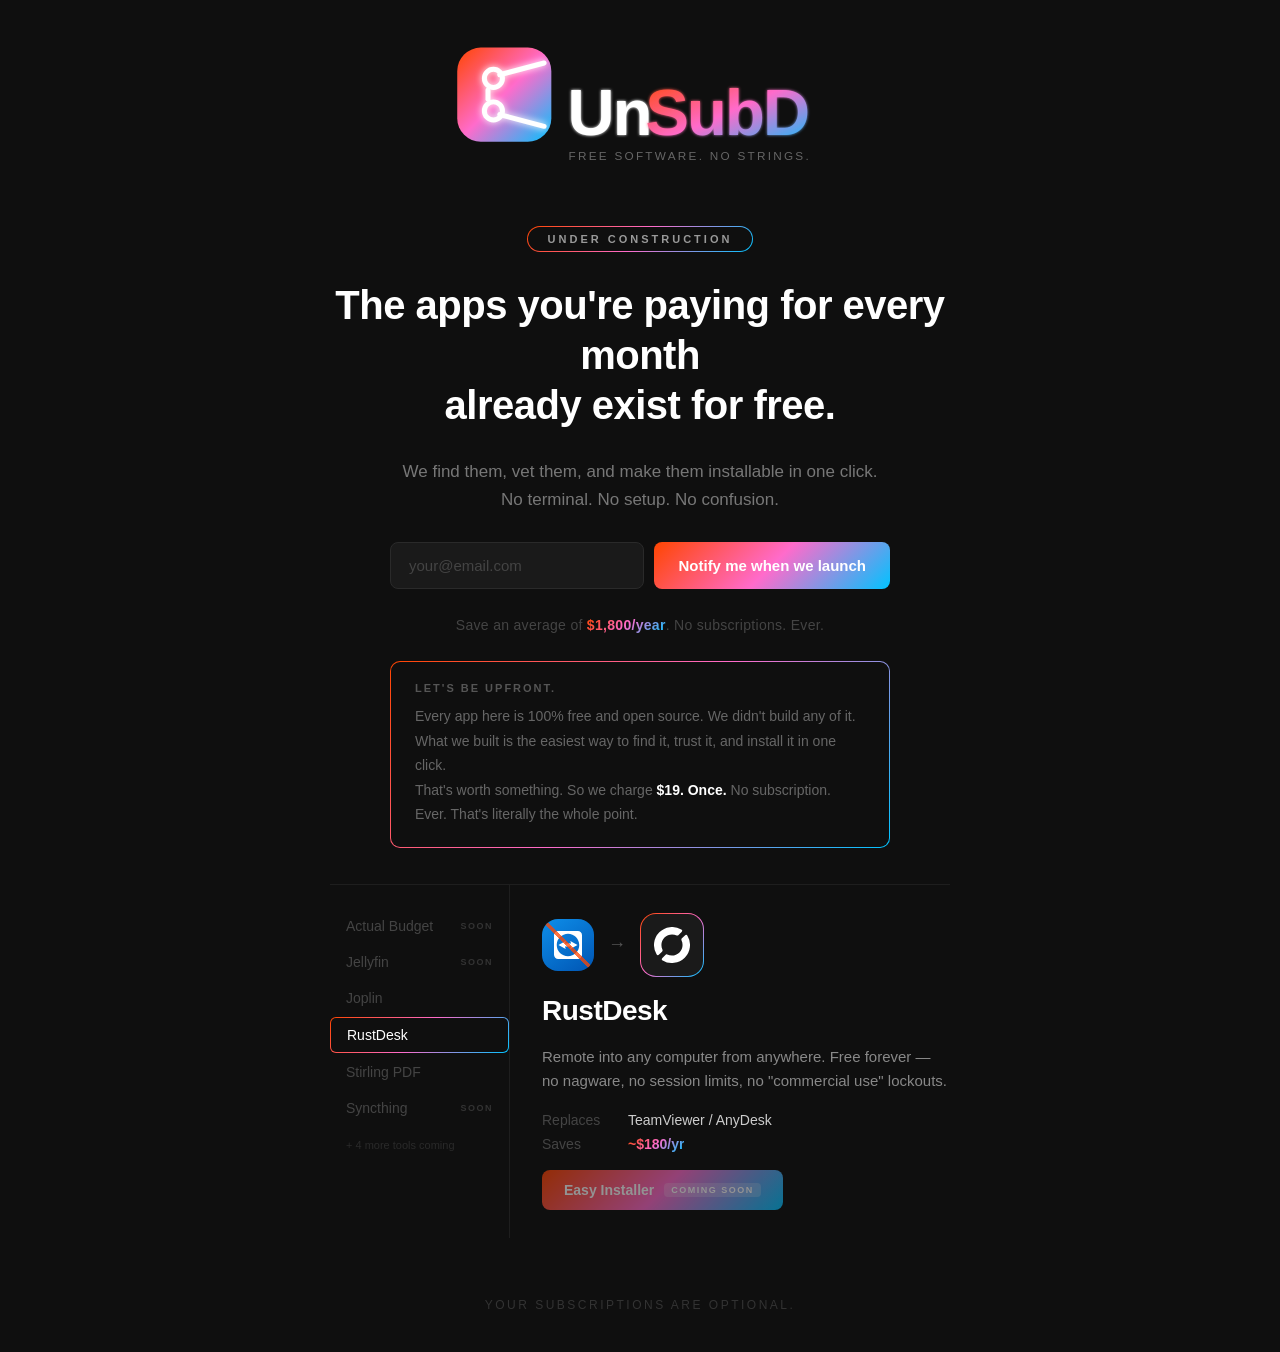
<file: index.html>
<!DOCTYPE html>
<html lang="en">
<head>
  <meta charset="UTF-8">
  <meta name="viewport" content="width=device-width, initial-scale=1.0">
  <title>UnSubD — Free software. No strings.</title>
  <meta name="description" content="The apps you're paying for every month already exist for free. We find them, vet them, and make them one-click installable on Windows. $19. Once. No subscription. Ever.">

  <!-- Open Graph -->
  <meta property="og:type" content="website">
  <meta property="og:url" content="https://unsubd.app">
  <meta property="og:title" content="UnSubD — Free software. No strings.">
  <meta property="og:description" content="The apps you're paying for every month already exist for free. We find them, vet them, and make them one-click installable on Windows. $19. Once. No subscription. Ever.">
  <meta property="og:image" content="https://unsubd.app/og-image.png">
  <meta property="og:image:width" content="1200">
  <meta property="og:image:height" content="630">

  <!-- Twitter Card -->
  <meta name="twitter:card" content="summary_large_image">
  <meta name="twitter:title" content="UnSubD — Free software. No strings.">
  <meta name="twitter:description" content="The apps you're paying for every month already exist for free. We find them, vet them, and make them one-click installable on Windows. $19. Once. No subscription. Ever.">
  <meta name="twitter:image" content="https://unsubd.app/og-image.png">

  <link rel="icon" type="image/svg+xml" href="favicon.svg">
  <link rel="stylesheet" href="style.css?v=2">
</head>
<body>

  <main>

    <div class="logo-wrap">
      <svg xmlns="http://www.w3.org/2000/svg" viewBox="0 0 420 165" width="380" height="150">
        <defs>
          <linearGradient id="mainGrad" x1="0%" y1="0%" x2="100%" y2="100%">
            <stop offset="0%" style="stop-color:#FF4500;stop-opacity:1" />
            <stop offset="50%" style="stop-color:#FF6BCB;stop-opacity:1" />
            <stop offset="100%" style="stop-color:#00C3FF;stop-opacity:1" />
          </linearGradient>
          <linearGradient id="iconGrad" x1="0%" y1="0%" x2="100%" y2="100%">
            <stop offset="0%" style="stop-color:#FF4500;stop-opacity:1" />
            <stop offset="50%" style="stop-color:#FF6BCB;stop-opacity:1" />
            <stop offset="100%" style="stop-color:#00C3FF;stop-opacity:1" />
          </linearGradient>
          <filter id="glow" x="-20%" y="-20%" width="140%" height="140%">
            <feGaussianBlur stdDeviation="4" result="coloredBlur"/>
            <feMerge>
              <feMergeNode in="coloredBlur"/>
              <feMergeNode in="SourceGraphic"/>
            </feMerge>
          </filter>
          <filter id="textGlow" x="-10%" y="-10%" width="120%" height="120%">
            <feGaussianBlur stdDeviation="2" result="coloredBlur"/>
            <feMerge>
              <feMergeNode in="coloredBlur"/>
              <feMergeNode in="SourceGraphic"/>
            </feMerge>
          </filter>
          <clipPath id="iconClip">
            <rect x="8" y="8" width="104" height="104" rx="26"/>
          </clipPath>
        </defs>
        <rect x="8" y="8" width="104" height="104" rx="26" fill="url(#iconGrad)" />
        <g clip-path="url(#iconClip)" filter="url(#glow)">
          <circle cx="48" cy="42" r="10" fill="none" stroke="white" stroke-width="5.5" stroke-linecap="round"/>
          <circle cx="48" cy="78" r="10" fill="none" stroke="white" stroke-width="5.5" stroke-linecap="round"/>
          <line x1="55" y1="38" x2="104" y2="25" stroke="white" stroke-width="5.5" stroke-linecap="round"/>
          <line x1="55" y1="82" x2="104" y2="95" stroke="white" stroke-width="5.5" stroke-linecap="round"/>
          <line x1="42" y1="55" x2="42" y2="65" stroke="white" stroke-width="5.5" stroke-linecap="round"/>
        </g>
        <text x="130" y="105"
          font-family="'Trebuchet MS', 'Gill Sans', sans-serif"
          font-size="72" font-weight="700" letter-spacing="-2"
          fill="#ffffff"
          filter="url(#textGlow)">Un</text>
        <text x="216" y="105"
          font-family="'Trebuchet MS', 'Gill Sans', sans-serif"
          font-size="72" font-weight="700" letter-spacing="-2"
          fill="url(#mainGrad)"
          filter="url(#textGlow)">SubD</text>
        <text x="131" y="132"
          font-family="'Trebuchet MS', 'Gill Sans', sans-serif"
          font-size="13" font-weight="400" letter-spacing="2.5"
          fill="#666666">FREE SOFTWARE. NO STRINGS.</text>
      </svg>
    </div>

    <div class="badge">Under Construction</div>

    <h1>The apps you're paying for every month<br>already exist for free.</h1>

    <p class="sub">We find them, vet them, and make them installable in one click.<br>No terminal. No setup. No confusion.</p>

    <div class="form-wrap">
      <form id="email-form" action="https://formspree.io/f/mjgjljpq" method="POST">
        <input type="email" name="email" placeholder="your@email.com" required autocomplete="email">
        <button type="submit">Notify me when we launch</button>
      </form>
      <p class="success" id="success">You're on the list. We'll be in touch.</p>
    </div>

    <p class="stat">Save an average of <span class="highlight">$1,800/year</span>. No subscriptions. Ever.</p>

    <div class="honesty">
      <p class="honesty-lead">Let's be upfront.</p>
      <p class="honesty-body">Every app here is 100% free and open source. We didn't build any of it.<br>What we built is the easiest way to find it, trust it, and install it in one click.<br>That's worth something. So we charge <strong class="honesty-price">$19. Once.</strong> No subscription. Ever. That's literally the whole point.</p>
    </div>

    <div class="tools-section">

      <nav class="tools-sidebar">
        <button class="tool-item soon" data-tool="soon">Actual Budget <span class="soon-tag">soon</span></button>
        <button class="tool-item soon" data-tool="soon">Jellyfin <span class="soon-tag">soon</span></button>
        <button class="tool-item" data-tool="joplin">Joplin</button>
        <button class="tool-item active" data-tool="rustdesk">RustDesk</button>
        <button class="tool-item" data-tool="stirling-pdf">Stirling PDF</button>
        <button class="tool-item soon" data-tool="soon">Syncthing <span class="soon-tag">soon</span></button>
        <span class="sidebar-footnote">+ 4 more tools coming</span>
      </nav>

      <div class="tool-panels">

        <div class="tool-panel active" id="panel-rustdesk">
          <div class="panel-logos">
            <div class="logo-box logo-paid" style="background: linear-gradient(145deg, #0E8EE9, #0055B3);">
              <img src="assets/logos/teamviewer.svg" width="36" height="36" alt="TeamViewer">
            </div>
            <span class="logo-arrow">→</span>
            <div class="logo-box logo-free">
              <img src="assets/logos/rustdesk.svg" width="36" height="36" alt="RustDesk">
            </div>
          </div>
          <h2 class="panel-name">RustDesk</h2>
          <p class="panel-desc">Remote into any computer from anywhere. Free forever — no nagware, no session limits, no "commercial use" lockouts.</p>
          <div class="panel-meta">
            <div class="meta-row"><span class="meta-label">Replaces</span><span class="meta-value">TeamViewer / AnyDesk</span></div>
            <div class="meta-row"><span class="meta-label">Saves</span><span class="meta-value highlight">~$180/yr</span></div>
          </div>
          <a class="panel-download" href="#" onclick="return false;">Easy Installer <span class="coming-soon-tag">coming soon</span></a>
        </div>

        <div class="tool-panel" id="panel-joplin">
          <div class="panel-logos">
            <div class="logo-box logo-paid" style="background: linear-gradient(145deg, #00A82D, #007020);">
              <img src="assets/logos/evernote.svg" width="36" height="36" alt="Evernote">
            </div>
            <span class="logo-arrow">→</span>
            <div class="logo-box logo-free">
              <img src="assets/logos/joplin.svg" width="36" height="36" alt="Joplin">
            </div>
          </div>
          <h2 class="panel-name">Joplin</h2>
          <p class="panel-desc">Evernote just raised their prices again. Write and organize your notes without paying monthly — and actually own your data.</p>
          <div class="panel-meta">
            <div class="meta-row"><span class="meta-label">Replaces</span><span class="meta-value">Evernote</span></div>
            <div class="meta-row"><span class="meta-label">Saves</span><span class="meta-value highlight">~$130/yr</span></div>
          </div>
          <a class="panel-download" href="#" onclick="return false;">Easy Installer <span class="coming-soon-tag">coming soon</span></a>
        </div>

        <div class="tool-panel" id="panel-stirling-pdf">
          <div class="panel-logos">
            <div class="logo-box logo-paid slash-dark" style="background: linear-gradient(145deg, #FF0000, #CC0000);">
              <img src="assets/logos/adobe-acrobat.svg" width="28" height="28" alt="Adobe Acrobat">
            </div>
            <span class="logo-arrow">→</span>
            <div class="logo-box logo-free">
              <img src="assets/logos/stirling.png" width="36" height="36" alt="Stirling PDF">
            </div>
          </div>
          <h2 class="panel-name">Stirling PDF</h2>
          <p class="panel-desc">Everything Adobe Acrobat does — merge, split, compress, convert, edit, sign — without the subscription. Your files never leave your computer.</p>
          <div class="panel-meta">
            <div class="meta-row"><span class="meta-label">Replaces</span><span class="meta-value">Adobe Acrobat</span></div>
            <div class="meta-row"><span class="meta-label">Saves</span><span class="meta-value highlight">~$240/yr</span></div>
          </div>
          <a class="panel-download" href="#" onclick="return false;">Easy Installer <span class="coming-soon-tag">coming soon</span></a>
        </div>

        <div class="tool-panel" id="panel-soon">
          <p class="panel-soon-text">This tool is coming soon.</p>
          <p class="panel-soon-sub">Sign up above to be notified when it's ready.</p>
        </div>

      </div>

    </div>

  </main>

  <footer>
    <p>Your subscriptions are optional.</p>
  </footer>

  <script src="script.js"></script>
</body>
</html>
</file>
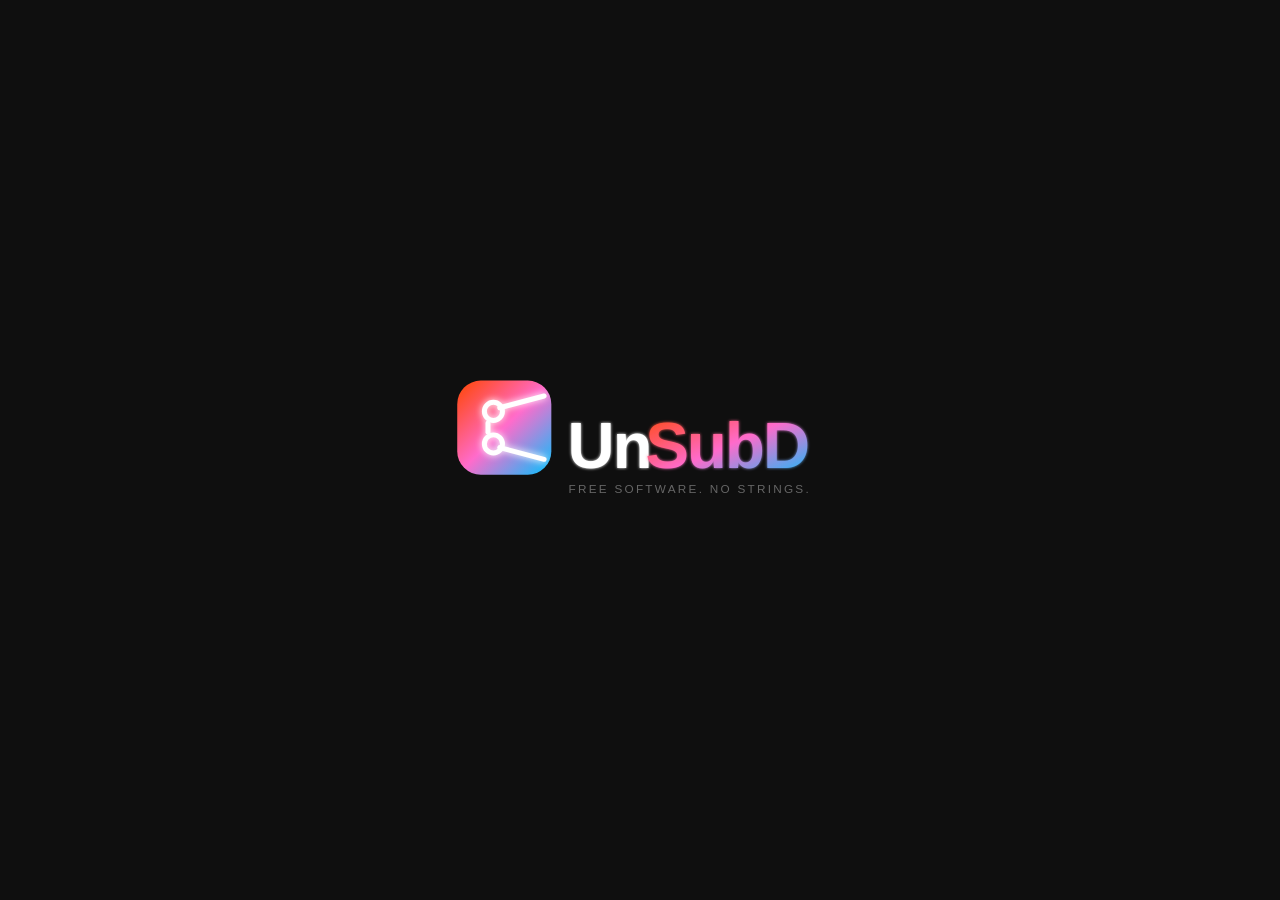
<file: unsubd-logo-v4.html>
<!DOCTYPE html>
<html>
<head>
<meta name="viewport" content="width=device-width, initial-scale=1">
<style>
  * { margin: 0; padding: 0; box-sizing: border-box; }
  body {
    background: #0f0f0f;
    display: flex;
    align-items: center;
    justify-content: center;
    min-height: 100vh;
  }
  .logo-wrap {
    padding: 40px;
  }
</style>
</head>
<body>
<div class="logo-wrap">
<svg xmlns="http://www.w3.org/2000/svg" viewBox="0 0 420 165" width="380" height="150">
  <defs>
    <linearGradient id="mainGrad" x1="0%" y1="0%" x2="100%" y2="100%">
      <stop offset="0%" style="stop-color:#FF4500;stop-opacity:1" />
      <stop offset="50%" style="stop-color:#FF6BCB;stop-opacity:1" />
      <stop offset="100%" style="stop-color:#00C3FF;stop-opacity:1" />
    </linearGradient>
    <linearGradient id="iconGrad" x1="0%" y1="0%" x2="100%" y2="100%">
      <stop offset="0%" style="stop-color:#FF4500;stop-opacity:1" />
      <stop offset="50%" style="stop-color:#FF6BCB;stop-opacity:1" />
      <stop offset="100%" style="stop-color:#00C3FF;stop-opacity:1" />
    </linearGradient>
    <filter id="glow" x="-20%" y="-20%" width="140%" height="140%">
      <feGaussianBlur stdDeviation="4" result="coloredBlur"/>
      <feMerge>
        <feMergeNode in="coloredBlur"/>
        <feMergeNode in="SourceGraphic"/>
      </feMerge>
    </filter>
    <filter id="textGlow" x="-10%" y="-10%" width="120%" height="120%">
      <feGaussianBlur stdDeviation="2" result="coloredBlur"/>
      <feMerge>
        <feMergeNode in="coloredBlur"/>
        <feMergeNode in="SourceGraphic"/>
      </feMerge>
    </filter>
    <clipPath id="iconClip">
      <rect x="8" y="8" width="104" height="104" rx="26"/>
    </clipPath>
  </defs>

  <!-- Icon -->
  <rect x="8" y="8" width="104" height="104" rx="26" fill="url(#iconGrad)" />
  <g clip-path="url(#iconClip)" filter="url(#glow)">
    <circle cx="48" cy="42" r="10" fill="none" stroke="white" stroke-width="5.5" stroke-linecap="round"/>
    <circle cx="48" cy="78" r="10" fill="none" stroke="white" stroke-width="5.5" stroke-linecap="round"/>
    <line x1="55" y1="38" x2="104" y2="25" stroke="white" stroke-width="5.5" stroke-linecap="round"/>
    <line x1="55" y1="82" x2="104" y2="95" stroke="white" stroke-width="5.5" stroke-linecap="round"/>
    <line x1="42" y1="55" x2="42" y2="65" stroke="white" stroke-width="5.5" stroke-linecap="round"/>
  </g>

  <!-- "Un" in pure white -->
  <text x="130" y="105"
    font-family="'Trebuchet MS', 'Gill Sans', sans-serif"
    font-size="72" font-weight="700" letter-spacing="-2"
    fill="#ffffff"
    filter="url(#textGlow)">Un</text>

  <!-- "SubD" in vivid gradient -->
  <text x="216" y="105"
    font-family="'Trebuchet MS', 'Gill Sans', sans-serif"
    font-size="72" font-weight="700" letter-spacing="-2"
    fill="url(#mainGrad)"
    filter="url(#textGlow)">SubD</text>

  <!-- Tagline — smaller font and tighter spacing to fit -->
  <text x="131" y="132"
    font-family="'Trebuchet MS', 'Gill Sans', sans-serif"
    font-size="13" font-weight="400" letter-spacing="2.5"
    fill="#666666">FREE SOFTWARE. NO STRINGS.</text>
</svg>
</div>
</body>
</html>
</file>
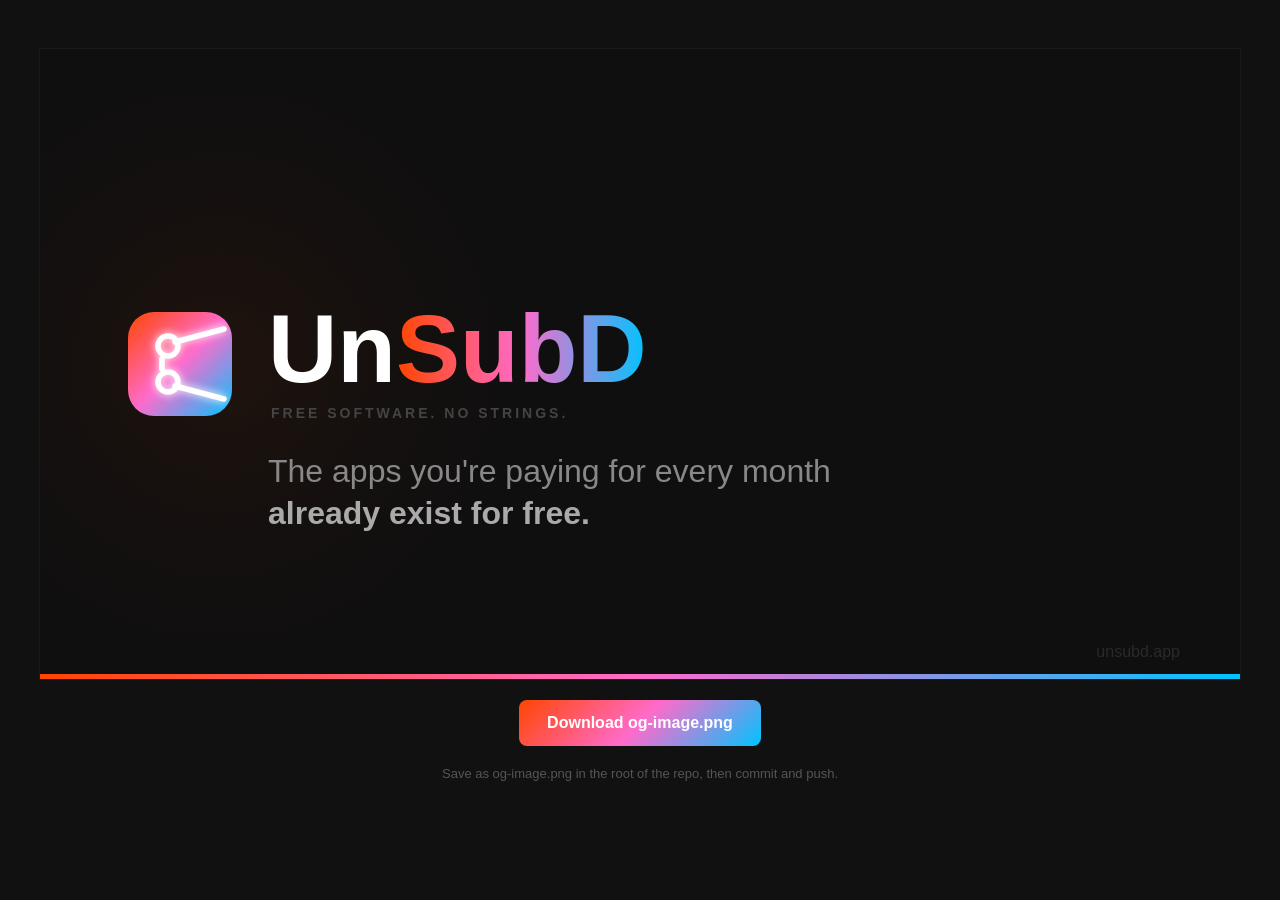
<file: assets/generate-og-image.html>
<!DOCTYPE html>
<html>
<head>
  <meta charset="UTF-8">
  <title>Generate OG Image</title>
  <style>
    body { background: #111; display: flex; flex-direction: column; align-items: center; padding: 40px 20px; gap: 20px; font-family: sans-serif; }
    canvas { max-width: 100%; border: 1px solid #1a1a1a; }
    button { padding: 14px 28px; background: linear-gradient(135deg, #FF4500, #FF6BCB, #00C3FF); border: none; border-radius: 8px; color: white; font-size: 16px; font-weight: 700; cursor: pointer; }
    p { color: #555; font-size: 13px; margin: 0; }
  </style>
</head>
<body>
  <canvas id="c" width="1200" height="630"></canvas>
  <button onclick="download()">Download og-image.png</button>
  <p>Save as og-image.png in the root of the repo, then commit and push.</p>

  <script>
    const canvas = document.getElementById('c');
    const ctx = canvas.getContext('2d');
    const W = 1200, H = 630;

    const iconSvg = `<svg xmlns="http://www.w3.org/2000/svg" viewBox="0 0 120 120" width="120" height="120">
  <defs>
    <linearGradient id="g" x1="0%" y1="0%" x2="100%" y2="100%">
      <stop offset="0%" style="stop-color:#FF4500"/>
      <stop offset="50%" style="stop-color:#FF6BCB"/>
      <stop offset="100%" style="stop-color:#00C3FF"/>
    </linearGradient>
    <filter id="glow" x="-20%" y="-20%" width="140%" height="140%">
      <feGaussianBlur stdDeviation="4" result="coloredBlur"/>
      <feMerge><feMergeNode in="coloredBlur"/><feMergeNode in="SourceGraphic"/></feMerge>
    </filter>
    <clipPath id="c2"><rect x="8" y="8" width="104" height="104" rx="26"/></clipPath>
  </defs>
  <rect x="8" y="8" width="104" height="104" rx="26" fill="url(#g)"/>
  <g clip-path="url(#c2)" filter="url(#glow)">
    <circle cx="48" cy="42" r="10" fill="none" stroke="white" stroke-width="5.5" stroke-linecap="round"/>
    <circle cx="48" cy="78" r="10" fill="none" stroke="white" stroke-width="5.5" stroke-linecap="round"/>
    <line x1="55" y1="38" x2="104" y2="25" stroke="white" stroke-width="5.5" stroke-linecap="round"/>
    <line x1="55" y1="82" x2="104" y2="95" stroke="white" stroke-width="5.5" stroke-linecap="round"/>
    <line x1="42" y1="55" x2="42" y2="65" stroke="white" stroke-width="5.5" stroke-linecap="round"/>
  </g>
</svg>`;

    const img = new Image();
    img.onload = () => draw(img);
    img.src = 'data:image/svg+xml;charset=utf-8,' + encodeURIComponent(iconSvg);

    function draw(icon) {
      // Background
      ctx.fillStyle = '#0f0f0f';
      ctx.fillRect(0, 0, W, H);

      // Subtle left glow
      const glow = ctx.createRadialGradient(180, H/2, 0, 180, H/2, 400);
      glow.addColorStop(0, 'rgba(255,69,0,0.07)');
      glow.addColorStop(1, 'rgba(0,0,0,0)');
      ctx.fillStyle = glow;
      ctx.fillRect(0, 0, W, H);

      // Bottom gradient bar
      const bar = ctx.createLinearGradient(0, 0, W, 0);
      bar.addColorStop(0, '#FF4500');
      bar.addColorStop(0.5, '#FF6BCB');
      bar.addColorStop(1, '#00C3FF');
      ctx.fillStyle = bar;
      ctx.fillRect(0, H - 5, W, 5);

      // Icon
      ctx.drawImage(icon, 80, H/2 - 60, 120, 120);

      // "Un" in white
      ctx.font = "bold 96px 'Trebuchet MS', sans-serif";
      const textX = 228;
      const nameY = H/2 + 18;
      ctx.fillStyle = '#ffffff';
      ctx.fillText('Un', textX, nameY);
      const unW = ctx.measureText('Un').width;

      // "SubD" in gradient
      const subdX = textX + unW;
      const subdW = ctx.measureText('SubD').width;
      const nameGrad = ctx.createLinearGradient(subdX, 0, subdX + subdW, 0);
      nameGrad.addColorStop(0, '#FF4500');
      nameGrad.addColorStop(0.5, '#FF6BCB');
      nameGrad.addColorStop(1, '#00C3FF');
      ctx.fillStyle = nameGrad;
      ctx.fillText('SubD', subdX, nameY);

      // Tagline
      ctx.letterSpacing = '3px';
      ctx.font = "600 14px 'Trebuchet MS', sans-serif";
      ctx.fillStyle = '#444444';
      ctx.fillText('FREE SOFTWARE. NO STRINGS.', textX + 3, nameY + 36);
      ctx.letterSpacing = '0px';

      // Headline
      ctx.font = "32px 'Trebuchet MS', sans-serif";
      ctx.fillStyle = '#888888';
      const line1 = "The apps you're paying for every month";
      const line2 = 'already exist for free.';
      ctx.fillText(line1, textX, nameY + 100);
      ctx.fillStyle = '#aaaaaa';
      ctx.font = "bold 32px 'Trebuchet MS', sans-serif";
      ctx.fillText(line2, textX, nameY + 142);

      // URL bottom right
      ctx.font = "16px 'Trebuchet MS', sans-serif";
      ctx.fillStyle = '#2a2a2a';
      ctx.textAlign = 'right';
      ctx.fillText('unsubd.app', W - 60, H - 22);
    }

    function download() {
      const a = document.createElement('a');
      a.download = 'og-image.png';
      a.href = canvas.toDataURL('image/png');
      a.click();
    }
  </script>
</body>
</html>
</file>
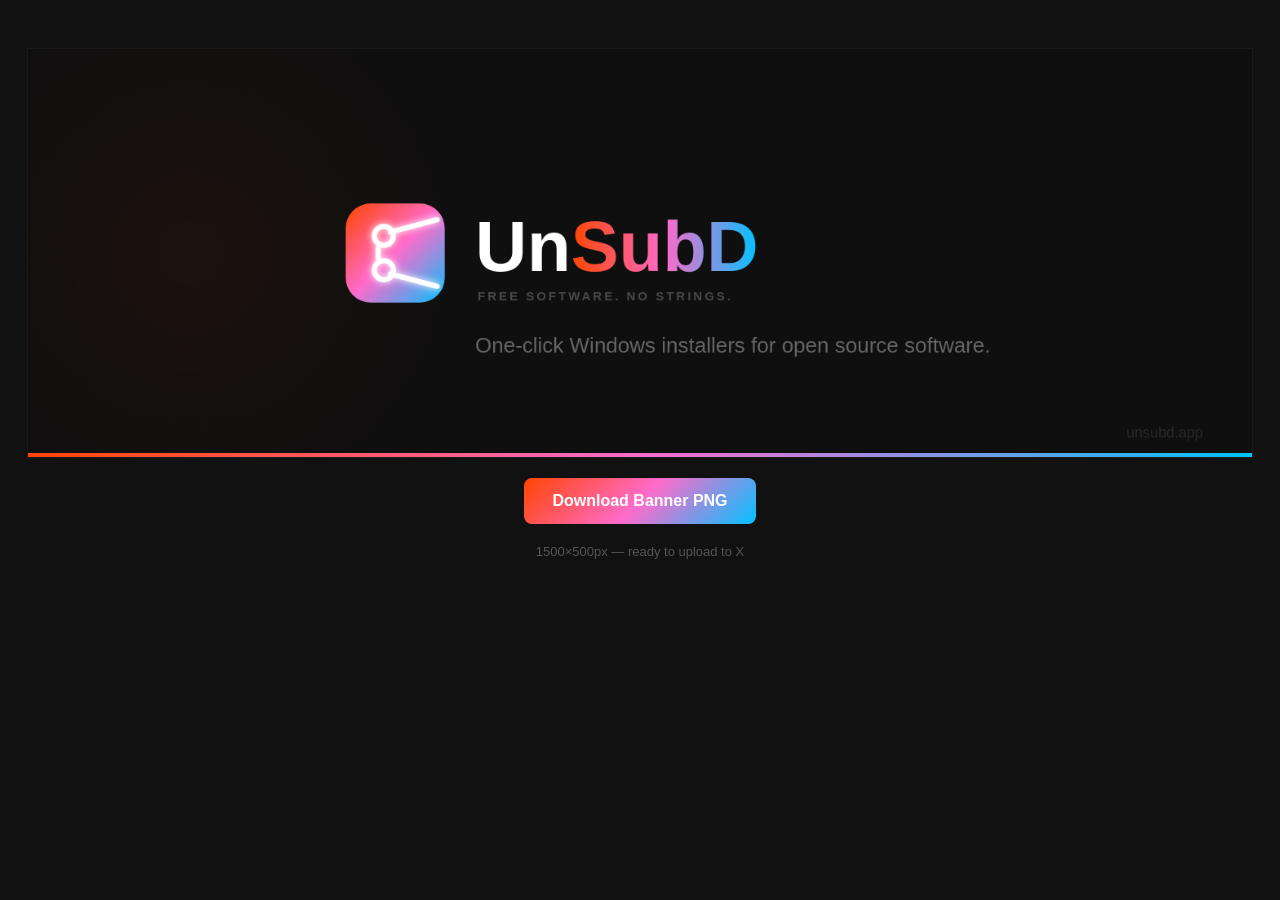
<file: assets/logos/download-banner-png.html>
<!DOCTYPE html>
<html>
<head>
  <meta charset="UTF-8">
  <title>Download X Banner PNG</title>
  <style>
    body { background: #111; display: flex; flex-direction: column; align-items: center; padding: 40px 20px; gap: 20px; font-family: sans-serif; }
    canvas { max-width: 100%; border: 1px solid #1a1a1a; }
    button { padding: 14px 28px; background: linear-gradient(135deg, #FF4500, #FF6BCB, #00C3FF); border: none; border-radius: 8px; color: white; font-size: 16px; font-weight: 700; cursor: pointer; }
    p { color: #555; font-size: 13px; margin: 0; }
  </style>
</head>
<body>
  <canvas id="c" width="1500" height="500"></canvas>
  <button onclick="download()">Download Banner PNG</button>
  <p>1500×500px — ready to upload to X</p>

  <script>
    const canvas = document.getElementById('c');
    const ctx = canvas.getContext('2d');

    const iconSvg = `<svg xmlns="http://www.w3.org/2000/svg" viewBox="0 0 120 120" width="140" height="140">
  <defs>
    <linearGradient id="iconGrad" x1="0%" y1="0%" x2="100%" y2="100%">
      <stop offset="0%" style="stop-color:#FF4500;stop-opacity:1" />
      <stop offset="50%" style="stop-color:#FF6BCB;stop-opacity:1" />
      <stop offset="100%" style="stop-color:#00C3FF;stop-opacity:1" />
    </linearGradient>
    <filter id="glow" x="-20%" y="-20%" width="140%" height="140%">
      <feGaussianBlur stdDeviation="4" result="coloredBlur"/>
      <feMerge>
        <feMergeNode in="coloredBlur"/>
        <feMergeNode in="SourceGraphic"/>
      </feMerge>
    </filter>
    <clipPath id="iconClip">
      <rect x="8" y="8" width="104" height="104" rx="26"/>
    </clipPath>
  </defs>
  <rect x="8" y="8" width="104" height="104" rx="26" fill="url(#iconGrad)" />
  <g clip-path="url(#iconClip)" filter="url(#glow)">
    <circle cx="48" cy="42" r="10" fill="none" stroke="white" stroke-width="5.5" stroke-linecap="round"/>
    <circle cx="48" cy="78" r="10" fill="none" stroke="white" stroke-width="5.5" stroke-linecap="round"/>
    <line x1="55" y1="38" x2="104" y2="25" stroke="white" stroke-width="5.5" stroke-linecap="round"/>
    <line x1="55" y1="82" x2="104" y2="95" stroke="white" stroke-width="5.5" stroke-linecap="round"/>
    <line x1="42" y1="55" x2="42" y2="65" stroke="white" stroke-width="5.5" stroke-linecap="round"/>
  </g>
</svg>`;

    const img = new Image();
    img.onload = () => draw(img);
    img.src = 'data:image/svg+xml;charset=utf-8,' + encodeURIComponent(iconSvg);

    function draw(iconImg) {
      const W = 1500, H = 500;

      // Background
      ctx.fillStyle = '#0f0f0f';
      ctx.fillRect(0, 0, W, H);

      // Subtle gradient glow top-left
      const glow = ctx.createRadialGradient(200, 250, 0, 200, 250, 500);
      glow.addColorStop(0, 'rgba(255,69,0,0.06)');
      glow.addColorStop(1, 'rgba(0,0,0,0)');
      ctx.fillStyle = glow;
      ctx.fillRect(0, 0, W, H);

      // Bottom gradient bar
      const bar = ctx.createLinearGradient(0, 0, W, 0);
      bar.addColorStop(0, '#FF4500');
      bar.addColorStop(0.5, '#FF6BCB');
      bar.addColorStop(1, '#00C3FF');
      ctx.fillStyle = bar;
      ctx.fillRect(0, H - 5, W, 5);

      // Icon — centered vertically, left-padded
      const iconSize = 140;
      const iconX = 380;
      const iconY = (H - iconSize) / 2;
      ctx.drawImage(iconImg, iconX, iconY, iconSize, iconSize);

      // "UnSubD" wordmark
      const nameFont = "bold 88px 'Trebuchet MS', sans-serif";
      ctx.font = nameFont;
      const textX = iconX + iconSize + 28;
      const nameY = H / 2 + 22;

      // "Un" in white
      ctx.fillStyle = '#ffffff';
      ctx.fillText('Un', textX, nameY);
      const unWidth = ctx.measureText('Un').width;

      // "SubD" in gradient
      const subdX = textX + unWidth;
      const subdWidth = ctx.measureText('SubD').width;
      const nameGrad = ctx.createLinearGradient(subdX, 0, subdX + subdWidth, 0);
      nameGrad.addColorStop(0, '#FF4500');
      nameGrad.addColorStop(0.5, '#FF6BCB');
      nameGrad.addColorStop(1, '#00C3FF');
      ctx.fillStyle = nameGrad;
      ctx.fillText('SubD', subdX, nameY);

      // Tagline
      ctx.font = "600 15px 'Trebuchet MS', sans-serif";
      ctx.letterSpacing = '3px';
      ctx.fillStyle = '#4a4a4a';
      ctx.fillText('FREE SOFTWARE. NO STRINGS.', textX + 3, nameY + 36);
      ctx.letterSpacing = '0px';

      // Value prop
      ctx.font = "26px 'Trebuchet MS', sans-serif";
      ctx.fillStyle = '#666666';
      ctx.fillText('One-click Windows installers for open source software.', textX, nameY + 100);

      // URL — bottom right
      ctx.font = "18px 'Trebuchet MS', sans-serif";
      ctx.fillStyle = '#2a2a2a';
      ctx.textAlign = 'right';
      ctx.fillText('unsubd.app', W - 60, H - 24);
    }

    function download() {
      const a = document.createElement('a');
      a.download = 'unsubd-banner.png';
      a.href = canvas.toDataURL('image/png');
      a.click();
    }
  </script>
</body>
</html>
</file>
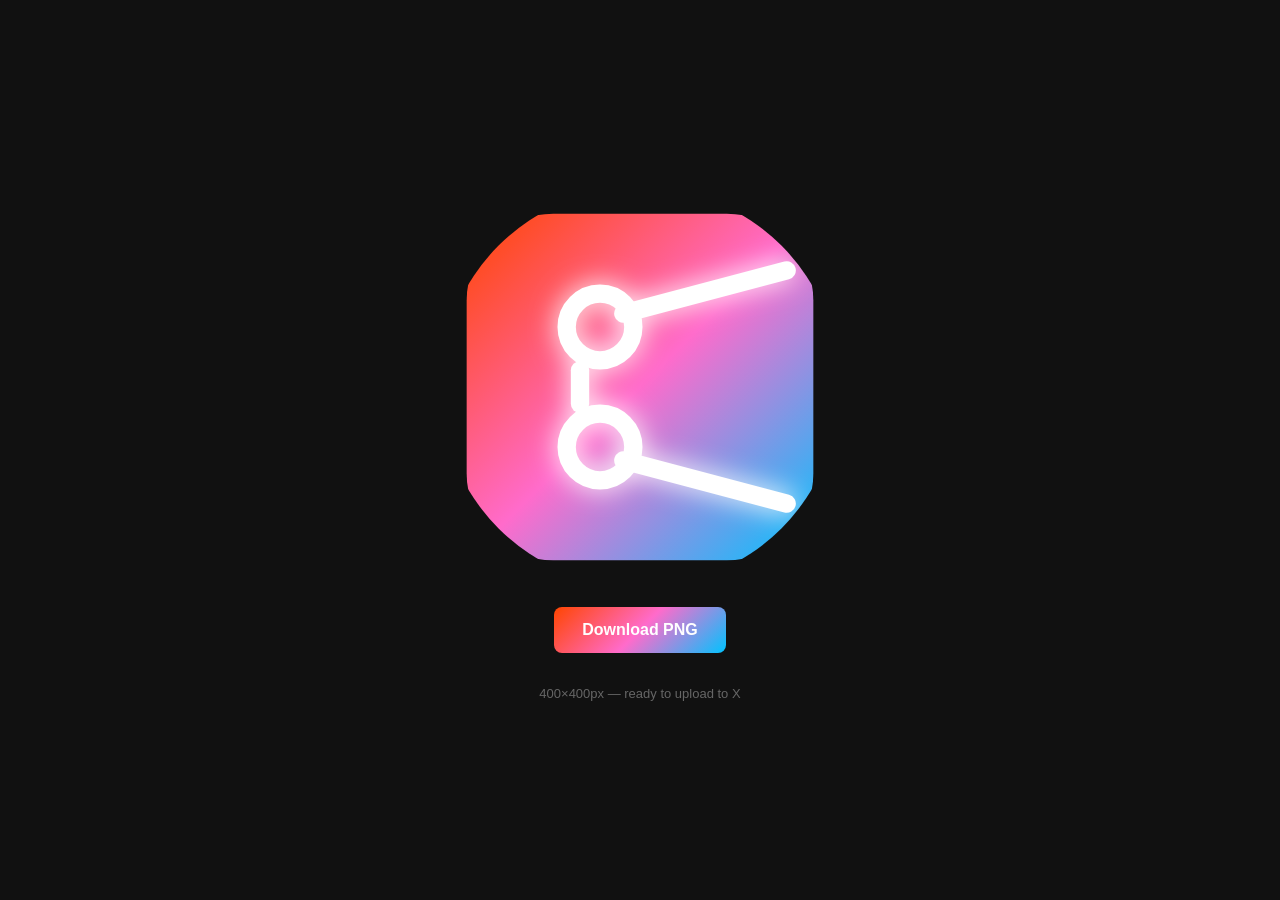
<file: assets/logos/download-profile-png.html>
<!DOCTYPE html>
<html>
<head>
  <meta charset="UTF-8">
  <title>Download UnSubD Profile PNG</title>
  <style>
    body { background: #111; display: flex; flex-direction: column; align-items: center; justify-content: center; min-height: 100vh; margin: 0; font-family: sans-serif; gap: 20px; }
    canvas { border-radius: 50%; }
    button { padding: 14px 28px; background: linear-gradient(135deg, #FF4500, #FF6BCB, #00C3FF); border: none; border-radius: 8px; color: white; font-size: 16px; font-weight: 700; cursor: pointer; }
    p { color: #666; font-size: 13px; }
  </style>
</head>
<body>
  <canvas id="c" width="400" height="400"></canvas>
  <button onclick="download()">Download PNG</button>
  <p>400×400px — ready to upload to X</p>

  <script>
    const svg = `<svg xmlns="http://www.w3.org/2000/svg" viewBox="0 0 120 120" width="400" height="400">
  <defs>
    <linearGradient id="iconGrad" x1="0%" y1="0%" x2="100%" y2="100%">
      <stop offset="0%" style="stop-color:#FF4500;stop-opacity:1" />
      <stop offset="50%" style="stop-color:#FF6BCB;stop-opacity:1" />
      <stop offset="100%" style="stop-color:#00C3FF;stop-opacity:1" />
    </linearGradient>
    <filter id="glow" x="-20%" y="-20%" width="140%" height="140%">
      <feGaussianBlur stdDeviation="4" result="coloredBlur"/>
      <feMerge>
        <feMergeNode in="coloredBlur"/>
        <feMergeNode in="SourceGraphic"/>
      </feMerge>
    </filter>
    <clipPath id="iconClip">
      <rect x="8" y="8" width="104" height="104" rx="26"/>
    </clipPath>
  </defs>
  <rect x="8" y="8" width="104" height="104" rx="26" fill="url(#iconGrad)" />
  <g clip-path="url(#iconClip)" filter="url(#glow)">
    <circle cx="48" cy="42" r="10" fill="none" stroke="white" stroke-width="5.5" stroke-linecap="round"/>
    <circle cx="48" cy="78" r="10" fill="none" stroke="white" stroke-width="5.5" stroke-linecap="round"/>
    <line x1="55" y1="38" x2="104" y2="25" stroke="white" stroke-width="5.5" stroke-linecap="round"/>
    <line x1="55" y1="82" x2="104" y2="95" stroke="white" stroke-width="5.5" stroke-linecap="round"/>
    <line x1="42" y1="55" x2="42" y2="65" stroke="white" stroke-width="5.5" stroke-linecap="round"/>
  </g>
</svg>`;

    const img = new Image();
    img.onload = () => {
      const ctx = document.getElementById('c').getContext('2d');
      ctx.drawImage(img, 0, 0, 400, 400);
    };
    img.src = 'data:image/svg+xml;charset=utf-8,' + encodeURIComponent(svg);

    function download() {
      const a = document.createElement('a');
      a.download = 'unsubd-profile.png';
      a.href = document.getElementById('c').toDataURL('image/png');
      a.click();
    }
  </script>
</body>
</html>
</file>
<file: style.css>
*, *::before, *::after {
  margin: 0;
  padding: 0;
  box-sizing: border-box;
}

:root {
  --bg: #0f0f0f;
  --text: #ffffff;
  --muted: #777777;
  --grad: linear-gradient(135deg, #FF4500, #FF6BCB, #00C3FF);
}

body {
  background: var(--bg);
  color: var(--text);
  font-family: 'Trebuchet MS', 'Gill Sans', sans-serif;
  min-height: 100vh;
  display: flex;
  flex-direction: column;
  align-items: center;
  justify-content: center;
  padding: 40px 24px;
}

main {
  display: flex;
  flex-direction: column;
  align-items: center;
  text-align: center;
  gap: 28px;
  max-width: 620px;
  width: 100%;
}

.logo-wrap {
  margin-bottom: 4px;
}

.badge {
  display: inline-block;
  padding: 6px 20px;
  border-radius: 100px;
  font-size: 11px;
  font-weight: 600;
  letter-spacing: 3px;
  text-transform: uppercase;
  color: #999;
  background:
    linear-gradient(var(--bg), var(--bg)) padding-box,
    var(--grad) border-box;
  border: 1.5px solid transparent;
}

h1 {
  font-size: clamp(26px, 5vw, 40px);
  font-weight: 700;
  line-height: 1.25;
  letter-spacing: -0.5px;
  color: var(--text);
}

.sub {
  font-size: 17px;
  line-height: 1.65;
  color: var(--muted);
}

.form-wrap {
  width: 100%;
  max-width: 500px;
}

form {
  display: flex;
  gap: 10px;
  width: 100%;
}

input[type="email"] {
  flex: 1;
  padding: 14px 18px;
  border-radius: 8px;
  border: 1.5px solid #2a2a2a;
  background: #1a1a1a;
  color: var(--text);
  font-family: inherit;
  font-size: 15px;
  outline: none;
  transition: border-color 0.2s;
  min-width: 0;
}

input[type="email"]::placeholder {
  color: #444;
}

input[type="email"]:focus {
  border-color: #FF6BCB;
}

button[type="submit"] {
  padding: 14px 24px;
  border-radius: 8px;
  border: none;
  background: var(--grad);
  color: white;
  font-family: inherit;
  font-size: 15px;
  font-weight: 700;
  cursor: pointer;
  white-space: nowrap;
  transition: opacity 0.2s;
}

button[type="submit"]:hover {
  opacity: 0.88;
}

.success {
  display: none;
  margin-top: 16px;
  font-size: 15px;
  color: #aaa;
  letter-spacing: 0.3px;
}

.success.show {
  display: block;
}

.stat {
  font-size: 14px;
  color: #444;
  letter-spacing: 0.3px;
}

.highlight {
  background: var(--grad);
  -webkit-background-clip: text;
  -webkit-text-fill-color: transparent;
  background-clip: text;
  font-weight: 700;
}

.honesty {
  width: 100%;
  max-width: 500px;
  padding: 20px 24px;
  border-radius: 10px;
  text-align: left;
  background:
    linear-gradient(var(--bg), var(--bg)) padding-box,
    var(--grad) border-box;
  border: 1px solid transparent;
}

.honesty-lead {
  font-size: 11px;
  font-weight: 700;
  letter-spacing: 2px;
  text-transform: uppercase;
  color: #555;
  margin-bottom: 10px;
}

.honesty-body {
  font-size: 14px;
  line-height: 1.75;
  color: #666;
}

.honesty-price {
  color: #fff;
  font-weight: 700;
}

.tools-section {
  width: 100%;
  max-width: 620px;
  display: flex;
  border-top: 1px solid #1e1e1e;
  margin-top: 8px;
  text-align: left !important;
}

.tools-sidebar {
  width: 180px;
  flex-shrink: 0;
  padding: 24px 0;
  display: flex;
  flex-direction: column;
  gap: 2px;
  border-right: 1px solid #1e1e1e;
}

.tool-item {
  background: none;
  border: none;
  padding: 9px 16px;
  font-family: inherit;
  font-size: 14px;
  color: #444;
  text-align: left;
  cursor: pointer;
  border-radius: 6px;
  transition: color 0.15s;
  display: flex;
  align-items: center;
  justify-content: space-between;
  gap: 6px;
}

.tool-item.active {
  color: var(--text);
  background:
    linear-gradient(var(--bg), var(--bg)) padding-box,
    var(--grad) border-box;
  border: 1px solid transparent;
}

.tool-item.soon {
  cursor: default;
}

.soon-tag {
  font-size: 9px;
  font-weight: 600;
  letter-spacing: 1.5px;
  text-transform: uppercase;
  color: #333;
}

.sidebar-footnote {
  font-size: 11px;
  color: #2a2a2a;
  padding: 12px 16px 0;
}

.tool-panels {
  flex: 1;
  padding: 28px 0 28px 32px;
  min-height: 220px;
}

.tool-panel {
  display: none;
  flex-direction: column;
  gap: 18px;
}

.tool-panel.active {
  display: flex;
}

.panel-logos {
  display: flex;
  flex-direction: row;
  flex-wrap: nowrap;
  align-items: center;
  gap: 10px;
}

.logo-box {
  width: 64px;
  height: 64px;
  border-radius: 16px;
  background: #1a1a1a;
  display: flex;
  align-items: center;
  justify-content: center;
  position: relative;
  overflow: hidden;
}

.logo-paid {
  width: 52px;
  height: 52px;
}

.logo-paid img {
  width: 28px;
  height: 28px;
}

.logo-free {
  background:
    linear-gradient(#1a1a1a, #1a1a1a) padding-box,
    var(--grad) border-box;
  border: 1.5px solid transparent;
}

.logo-paid::after {
  content: '';
  position: absolute;
  inset: 0;
  background: linear-gradient(
    to bottom left,
    transparent calc(50% - 2px),
    rgba(255, 69, 0, 0.75) calc(50% - 2px),
    rgba(255, 69, 0, 0.75) calc(50% + 2px),
    transparent calc(50% + 2px)
  );
}

.logo-paid.slash-dark::after {
  background: linear-gradient(
    to bottom left,
    transparent calc(50% - 2px),
    rgba(0, 0, 0, 0.85) calc(50% - 2px),
    rgba(0, 0, 0, 0.85) calc(50% + 2px),
    transparent calc(50% + 2px)
  );
}

.logo-arrow {
  font-size: 18px;
  color: #555;
  padding: 0 4px;
  flex-shrink: 0;
}

.panel-name {
  font-size: 28px;
  font-weight: 700;
  letter-spacing: -0.5px;
  color: var(--text);
}

.panel-desc {
  font-size: 15px;
  line-height: 1.65;
  color: #888;
}

.panel-meta {
  display: flex;
  flex-direction: column;
  gap: 8px;
}

.meta-row {
  display: flex;
  gap: 16px;
  font-size: 14px;
}

.meta-label {
  color: #444;
  width: 70px;
  flex-shrink: 0;
}

.meta-value {
  color: #ccc;
}

.panel-download {
  display: inline-flex;
  align-items: center;
  gap: 10px;
  padding: 12px 22px;
  border-radius: 8px;
  background: var(--grad);
  color: white !important;
  font-family: inherit;
  font-size: 14px;
  font-weight: 700;
  text-decoration: none !important;
  cursor: default;
  opacity: 0.55;
  align-self: flex-start;
}

.coming-soon-tag {
  font-size: 9px;
  font-weight: 600;
  letter-spacing: 1.5px;
  text-transform: uppercase;
  background: rgba(255,255,255,0.2);
  padding: 2px 7px;
  border-radius: 4px;
}

.panel-soon-text {
  font-size: 18px;
  font-weight: 600;
  color: #333;
}

.panel-soon-sub {
  font-size: 14px;
  color: #2a2a2a;
}

@media (max-width: 540px) {
  .tools-section {
    flex-direction: column;
    border-top: 1px solid #1e1e1e;
  }

  .tools-sidebar {
    width: 100%;
    flex-direction: row;
    overflow-x: auto;
    padding: 16px 0 0;
    border-right: none;
    border-bottom: 1px solid #1e1e1e;
    gap: 4px;
  }

  .tool-item {
    white-space: nowrap;
    flex-shrink: 0;
  }

  .sidebar-footnote {
    display: none;
  }

  .tool-panels {
    padding: 24px 0 0;
  }
}

footer {
  margin-top: 60px;
  font-size: 12px;
  letter-spacing: 2.5px;
  text-transform: uppercase;
  color: #333;
}

@media (max-width: 480px) {
  form {
    flex-direction: column;
  }

  button[type="submit"] {
    width: 100%;
  }

  .logo-wrap svg {
    width: 300px;
    height: 118px;
  }
}
</file>
